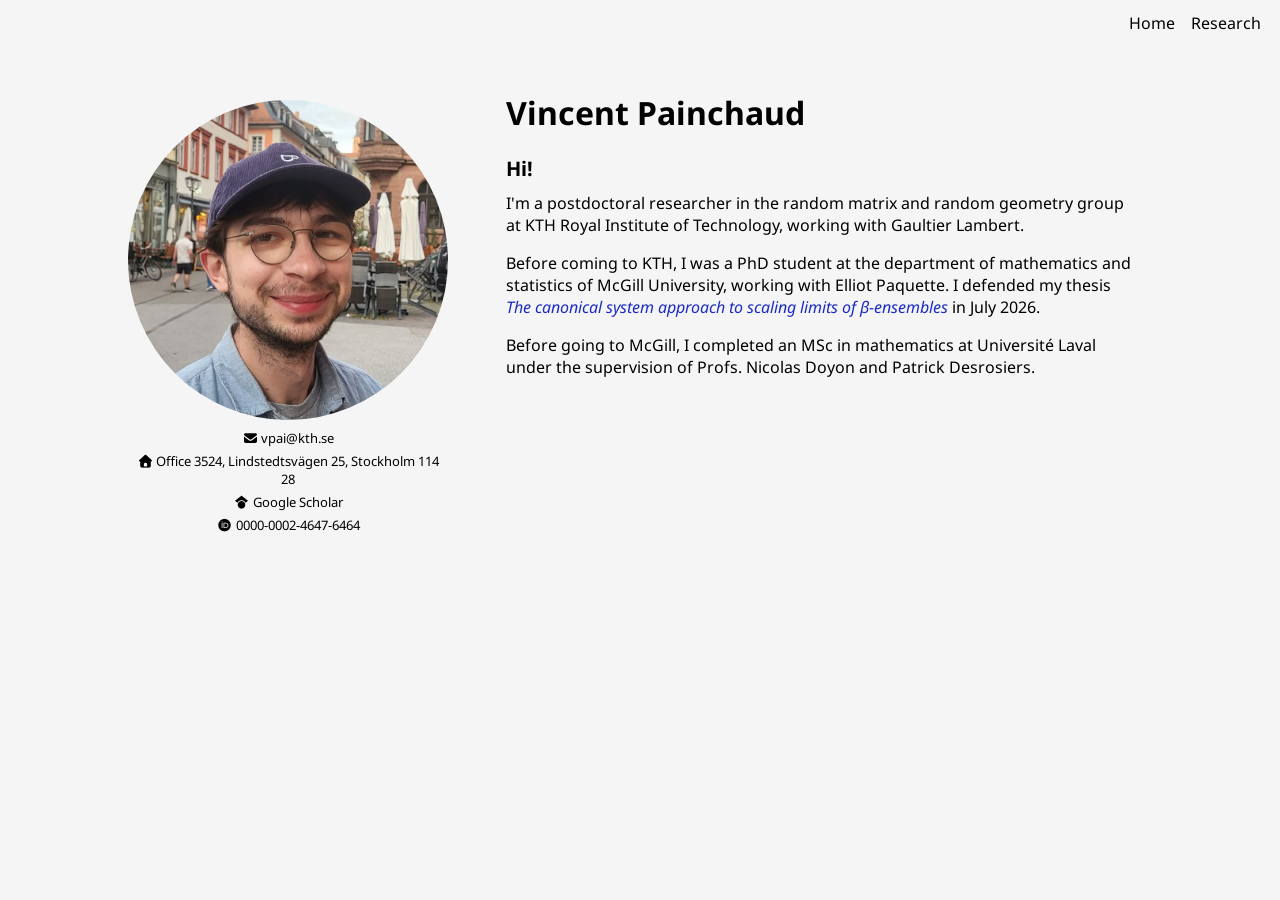
<file: index.html>
<!doctype html>
<html lang='en-CA'>
    <head>
        <meta charset='utf-8' />
        <link rel='preconnect' href='https://fonts.googleapis.com'>
        <link rel='preconnect' href='https://fonts.gstatic.com' crossorigin>
        <link href='https://fonts.googleapis.com/css2?family=Noto+Sans:ital@0;1&display=swap' rel='stylesheet'>
        <link rel='stylesheet' href='assets/css/fontawesome.css' />
        <link rel='stylesheet' href='assets/css/all.css' />
        <link rel='stylesheet' href='styles.css' />
        <title>Vincent Painchaud</title>
    </head>
    <body>
        <nav>
            <ul>
                <li><a href='index.html'>Home</a></li>
                <li><a href='research.html'>Research</a></li>
            </ul>
        </nav>
        <sidebar>
            <img
                class='picture'
                src='files/photo.jpg'
                width='100%'
                height='100%'
            />
            <p><i class='fa-solid fa-envelope'></i> vpai@kth.se</p>
            <p><i class='fa-solid fa-house'></i> Office 3524, Lindstedtsvägen 25, Stockholm 114 28</p>
            <p><a href='https://scholar.google.com/citations?user=hA5s1rwAAAAJ'><i class='fa-brands fa-google-scholar'></i> Google Scholar</a></p>
            <p><a href='https://orcid.org/0000-0002-4647-6464'><i class='fa-brands fa-orcid'></i> 0000-0002-4647-6464</a></p>
        </sidebar>
        <main>
            <h1>Vincent Painchaud</h1>
            <h2>Hi!</h2>
                <p>
                    I'm a postdoctoral researcher in the random matrix and random geometry group at KTH Royal Institute of Technology, working with Gaultier Lambert. 
                </p><p>
                    Before coming to KTH, I was a PhD student at the department of mathematics and statistics of McGill University, working with Elliot Paquette. I defended my thesis <a class='thesis' href='files/thesis.pdf'>The canonical system approach to scaling limits of &beta;-ensembles</a> in July 2026. 
                </p><p>
                    Before going to McGill, I completed an MSc in mathematics at Université Laval under the supervision of Profs. Nicolas Doyon and Patrick Desrosiers.
                </p>
        </main>
    </body>
</html>
</file>
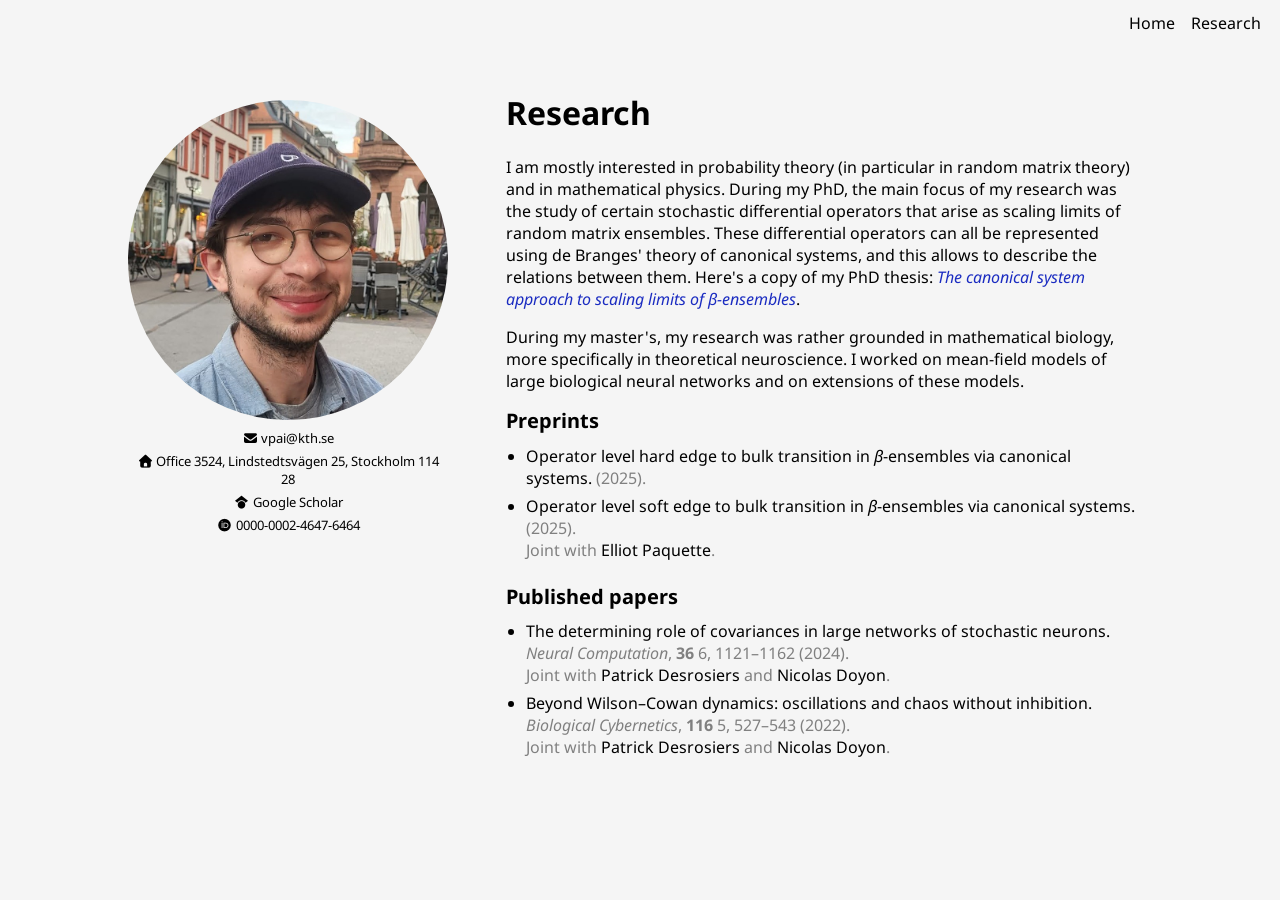
<file: research.html>
<!doctype html>
<html lang='en-CA'>
    <head>
        <meta charset='utf-8' />
        <link rel='preconnect' href='https://fonts.googleapis.com'>
        <link rel='preconnect' href='https://fonts.gstatic.com' crossorigin>
        <link href='https://fonts.googleapis.com/css2?family=Noto+Sans:ital@0;1&display=swap' rel='stylesheet'>
        <link rel='stylesheet' href='assets/css/fontawesome.css' />
        <link rel='stylesheet' href='assets/css/all.css' />
        <link rel='stylesheet' href='styles.css' />
        <title>Research</title>
    </head>
    <body>
        <nav>
            <ul>
                <li><a href='index.html'>Home</a></li>
                <li><a href='research.html'>Research</a></li>
            </ul>
        </nav>
        <sidebar>
            <img
                class='picture'
                src='files/photo.jpg'
                width='100%'
                height='100%'
            />
            <p><i class='fa-solid fa-envelope'></i> vpai@kth.se</p>
            <p><i class='fa-solid fa-house'></i> Office 3524, Lindstedtsvägen 25, Stockholm 114 28</p>
            <p><a href='https://scholar.google.com/citations?user=hA5s1rwAAAAJ'><i class='fa-brands fa-google-scholar'></i> Google Scholar</a></p>
            <p><a href='https://orcid.org/0000-0002-4647-6464'><i class='fa-brands fa-orcid'></i> 0000-0002-4647-6464</a></p>
        </sidebar>
        <main>
            <h1>Research</h1>
            <p>
                I am mostly interested in probability theory (in particular in random matrix theory) and in mathematical physics. During my PhD, the main focus of my research was the study of certain stochastic differential operators that arise as scaling limits of random matrix ensembles. These differential operators can all be represented using de Branges' theory of canonical systems, and this allows to describe the relations between them. Here's a copy of my PhD thesis: <a class='thesis' href='files/thesis.pdf'>The canonical system approach to scaling limits of &beta;-ensembles</a>.
            </p><p>
                During my master's, my research was rather grounded in mathematical biology, more specifically in theoretical neuroscience. I worked on mean-field models of large biological neural networks and on extensions of these models.
            </p>
            <h2>Preprints</h2>
                <ul class='papers'>
                    <li><span>
                        <a class='papertitle' href='https://arxiv.org/abs/2510.06120'>
                            Operator level hard edge to bulk transition in <i>&beta;</i>-ensembles via canonical systems.
                        </a>
                            (2025).
                    </span></li><li><span>
                        <a class='papertitle' href='https://arxiv.org/abs/2502.10305'>
                            Operator level soft edge to bulk transition in <i>&beta;</i>-ensembles via canonical systems.
                        </a>
                            (2025).
                        <br />
                        Joint with
                            <em class='coauthor'>Elliot Paquette</em>.
                    </span></li>
                </ul>
            <h2>Published papers</h2>
                <ul class='papers'>
                    <li><span>
                        <a class='papertitle' href='https://arxiv.org/abs/2212.09705'>
                            The determining role of covariances in large networks of stochastic neurons.
                        </a>
                            <i>Neural Computation</i>, <b>36</b> 6, 1121&ndash;1162 (2024).
                        <br />
                        Joint with
                            <em class='coauthor'>Patrick Desrosiers</em> and
                            <em class='coauthor'>Nicolas Doyon</em>.
                    </span></li><li><span>
                        <a class='papertitle' href='https://arxiv.org/abs/2204.00583'>
                            Beyond Wilson&ndash;Cowan dynamics: oscillations and chaos without inhibition. 
                        </a>
                            <i>Biological Cybernetics</i>, <b>116</b> 5, 527&ndash;543 (2022).
                        <br />
                        Joint with
                            <em class='coauthor'>Patrick Desrosiers</em> and
                            <em class='coauthor'>Nicolas Doyon</em>.
                    </span></li>
                </ul>
        </main>
    </body>
</html>
</file>
<file: styles.css>
html {
    overflow-y: auto;
    scrollbar-gutter: stable;
}

body {
    margin: 0px;
    padding: 0px;
    font-family: 'Noto Sans', 'Garamond', sans-serif;
    background: #f5f5f5;
}

/* Navigation bar */

nav {
    position: fixed;
    text-align: right;
    margin: 0px;
    padding-top: 12px;
    padding-right: 1%;
    width: 99%;
}

nav ul {
    margin: 0px;
    padding: 0px;
}

nav li {
    display: inline;
    margin: 0px;
    padding: 6px;
}

nav a {
    color: black;
    text-decoration: none;
}

/* Side bar */

sidebar {
    position: fixed;
    padding-top: 100px;
    padding-left: 10%;
    width: 25%;
    font-size: small;
    text-align: center;
    overflow-wrap: break-word;
}

sidebar p {
    margin: 5px;
}

sidebar a {
    color: black;
    text-decoration: none;
}

img.picture {
    border-radius: 50%;
}

/* Main */

main {
    padding-top: 70px;
    padding-left: 40%;
    padding-right: 10%;
    padding-bottom: 40px;
    width: 50%;
}

h2 {
    font-size: 20px;
    padding-top: 5px;
    line-height: 15px;
}

main ul.papers {
    padding-left: 20px;
}

main ul.papers > li {
    padding-bottom: 6px;
}

main ul.papers > li > span {
    color: #808080;
}

a.papertitle {
    font-style: normal;
    text-decoration: none;
    color: black;
}

em.coauthor {
    font-style: normal;
    color: black;
}

a.thesis {
    font-style: italic;
    text-decoration: none;
    color: #1b2cc1;
}
</file>
